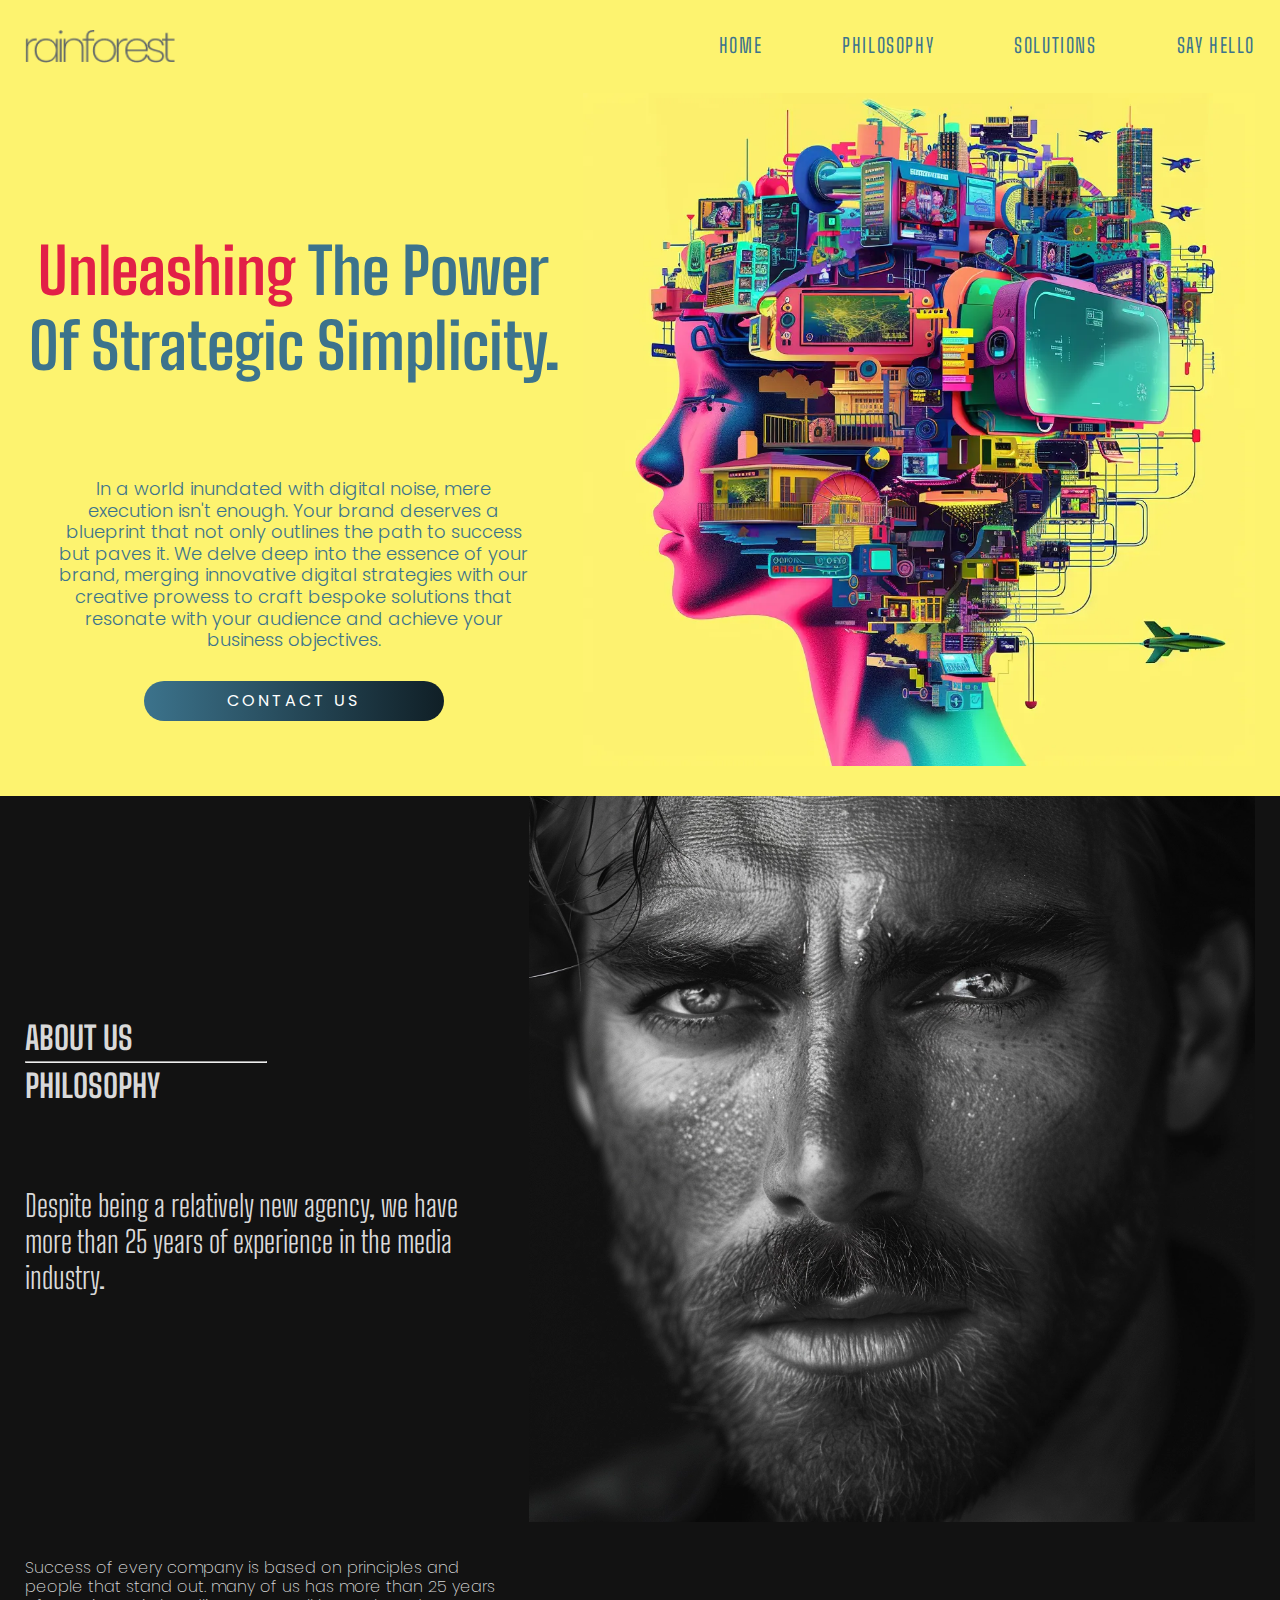
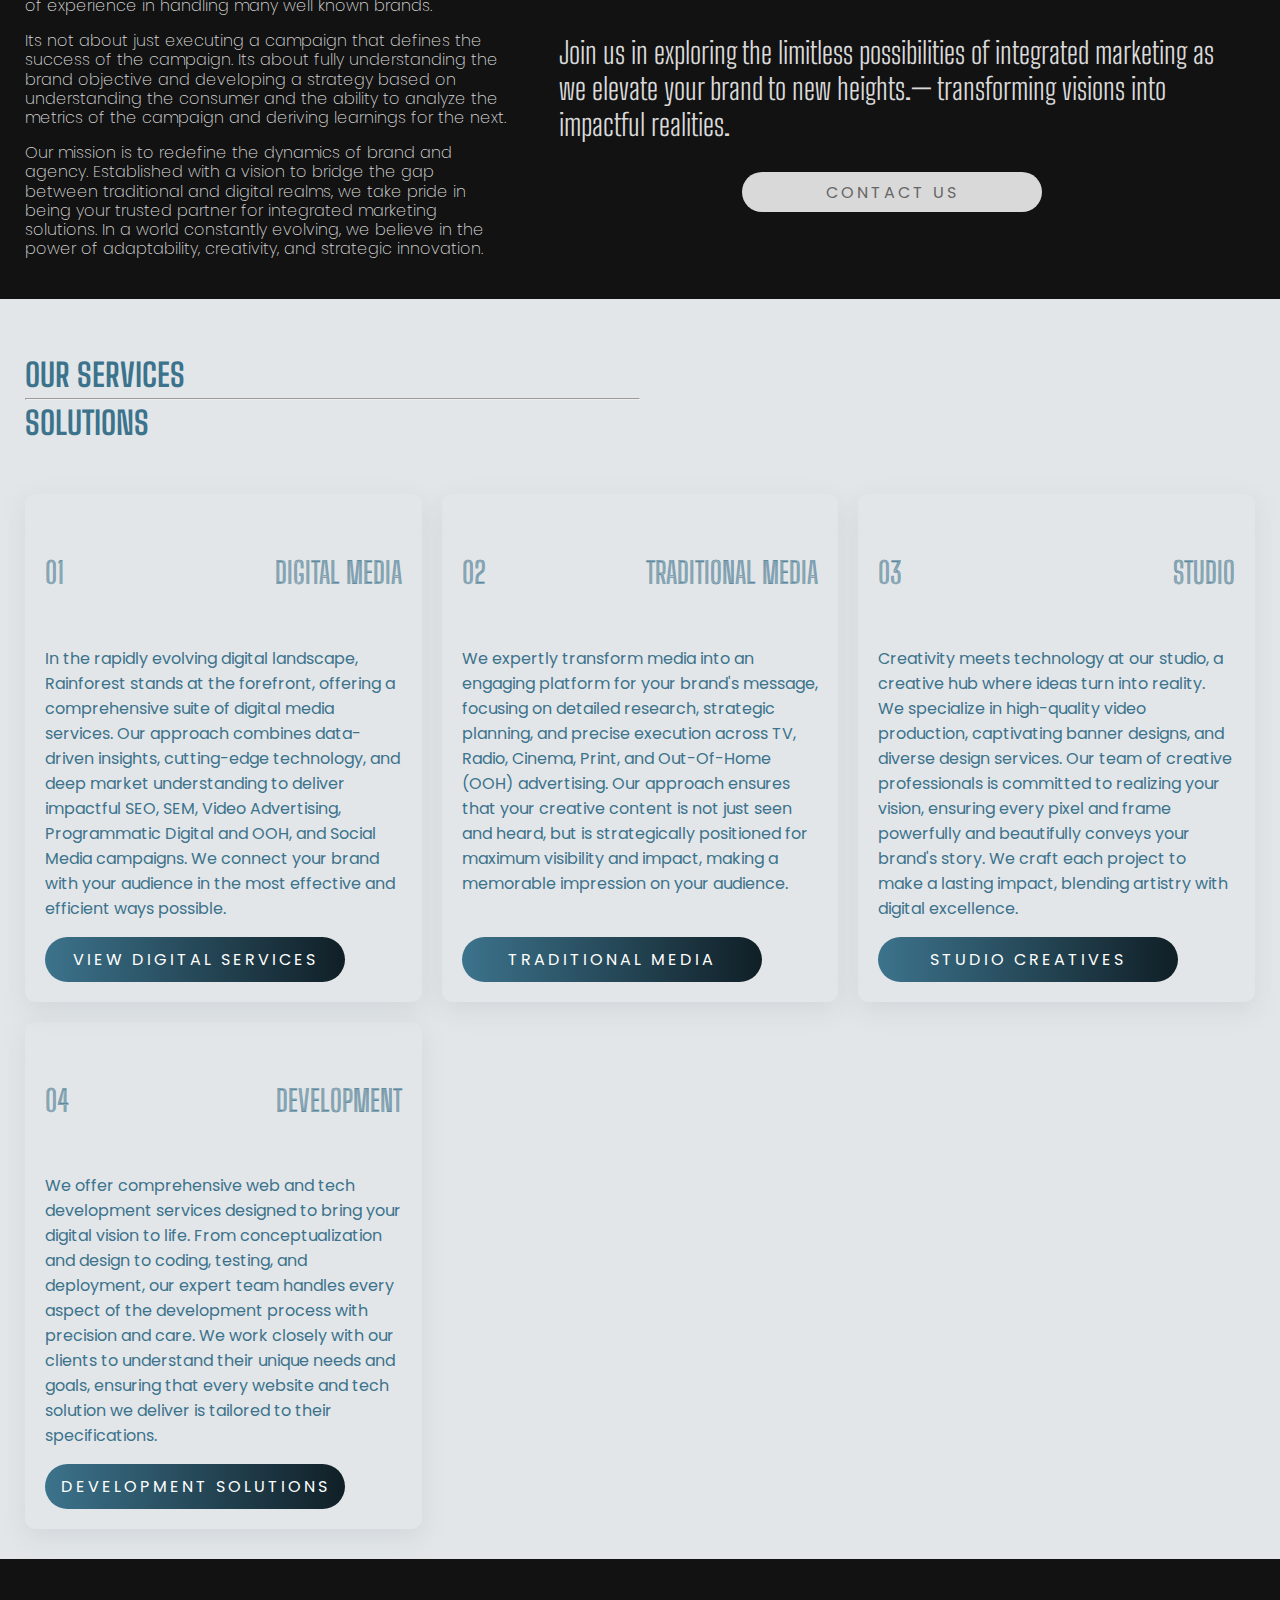
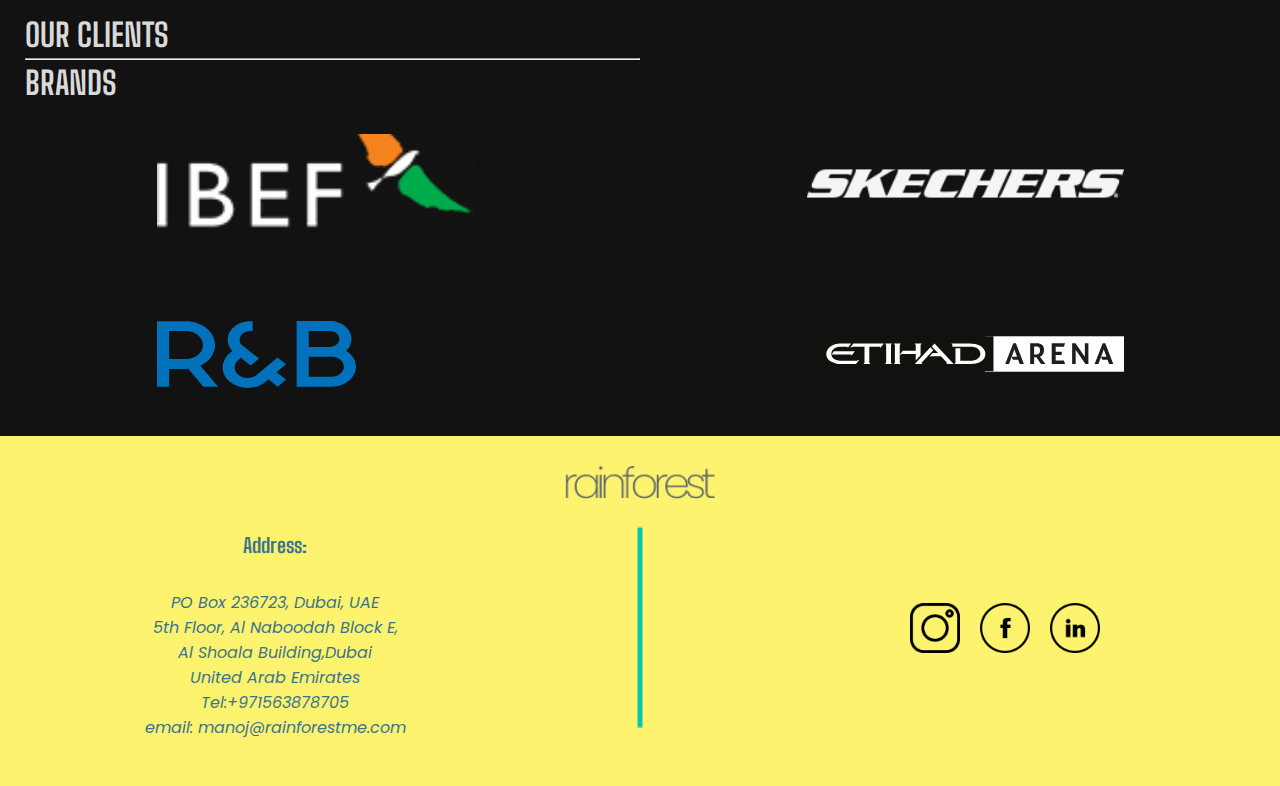
<file: index.html>
<!DOCTYPE html>
<html lang="en">
  <head>
    <meta charset="UTF-8" />
    <meta name="viewport" content="width=device-width, initial-scale=1.0" />
    <meta
      name="description"
      content="Our expert team provides robust vulnerability assessments, penetration testing, and 24/7 security monitoring to protect your systems from cyber threats. We also offer in-depth compliance and risk management solutions to ensure your operations meet regulatory standards and maintain customer trust. Strengthen your defenses and secure your business's future with our advanced cybersecurity consulting and incident response services."
    />
    <title>Rainforest Agency</title>
    <link rel="stylesheet" href="style.css" />
    <script src="app.js" defer></script>
    <link rel="preconnect" href="https://fonts.googleapis.com" />
    <link rel="preconnect" href="https://fonts.gstatic.com" crossorigin />
    <link
      href="https://fonts.googleapis.com/css2?family=Big+Shoulders+Inline+Display:wght@100..900&family=Big+Shoulders+Stencil+Display:wght@100..900&family=Big+Shoulders+Text:wght@100..900&family=Poppins:ital,wght@0,100;0,200;0,300;0,400;0,500;0,600;0,700;0,800;0,900;1,100;1,200;1,300;1,400;1,500;1,600;1,700;1,800;1,900&display=swap"
      rel="stylesheet"
    />
  </head>
  <body>
    <section id="home-page">
      <nav class="header">
        <div class="logo">
          <img src="images/rainforestlogo.png" alt="Rainforest Agency Logo" />
        </div>
        <div class="navigation">
          <ul class="list">
            <li class="active"><a href="#home-page">Home</a></li>
            <li><a href="#about-page">Philosophy</a></li>
            <li><a href="#service-page">Solutions</a></li>
            <li><a href="#contact-page">Say Hello</a></li>
          </ul>
          <div class="action">
            <img class="menu" src="images/menu.png" alt="Menu Icon" />
            <img class="close" src="images/close.png" alt="Close Icon" />
          </div>
        </div>
      </nav>
      <main class="hero">
        <h1>
          <span class="special">unleashing</span> the power of strategic
          simplicity.
        </h1>
        <div class="hero-image">
          <img
            src="images/resized Images/hero/hero@2X.webp"
            alt="digital artistic head image of a person  in dark yellow background"
          />
        </div>
        <div class="hero-content">
          <p>
            In a world inundated with digital noise, mere execution isn't
            enough. Your brand deserves a blueprint that not only outlines the
            path to success but paves it. We delve deep into the essence of your
            brand, merging innovative digital strategies with our creative
            prowess to craft bespoke solutions that resonate with your audience
            and achieve your business objectives.
          </p>
          <a
            href="mailto:manoj@rainforestme.com,arun@rainforestme.com"
            class="btn btn--contact"
            >Contact Us
          </a>
        </div>
      </main>
    </section>
    <section id="about-page">
      <div class="heading">
        <h2 class="subHeading">About Us</h2>
        <hr />
        <h3 class="subHeading1">PHILOSOPHY</h3>
      </div>

      <p class="boldPara paragraph paraOne">
        Despite being a relatively new agency, we have more than 25 years of
        experience in the media industry.
      </p>
      <div class="faceImage">
        <img src="images/profileabout.webp" alt="" />
      </div>
      <div class="left-content">
        <p class="noramlPara paragraph">
          Success of every company is based on principles and people that stand
          out. many of us has more than 25 years of experience in handling many
          well known brands.
        </p>
        <p class="noramlPara paragraph">
          Its not about just executing a campaign that defines the success of
          the campaign. Its about fully understanding the brand objective and
          developing a strategy based on understanding the consumer and the
          ability to analyze the metrics of the campaign and deriving learnings
          for the next.
        </p>
        <p class="noramlPara paragraph">
          Our mission is to redefine the dynamics of brand and agency.
          Established with a vision to bridge the gap between traditional and
          digital realms, we take pride in being your trusted partner for
          integrated marketing solutions. In a world constantly evolving, we
          believe in the power of adaptability, creativity, and strategic
          innovation.
        </p>
      </div>
      <div class="right-para">
        <p class="boldPara paragraph paraTwo">
          Join us in exploring the limitless possibilities of integrated
          marketing as we elevate your brand to new heights.— transforming
          visions into impactful realities.
        </p>
        <a
          href="mailto:manoj@rainforestme.com,arun@rainforestme.com"
          class="btn btn--contact light aboutBtn"
          >Contact Us
        </a>
      </div>
    </section>
    <section id="service-page">
      <div class="heading sheading">
        <h2 class="subHeading">Our Services</h2>
        <hr />
        <h3 class="subHeading1">solutions</h3>
      </div>
      <div class="service digital">
        <h4><span>01</span> <span>Digital Media</span></h4>
        <p>
          In the rapidly evolving digital landscape, Rainforest stands at the
          forefront, offering a comprehensive suite of digital media services.
          Our approach combines data-driven insights, cutting-edge technology,
          and deep market understanding to deliver impactful SEO, SEM, Video
          Advertising, Programmatic Digital and OOH, and Social Media campaigns.
          We connect your brand with your audience in the most effective and
          efficient ways possible.
        </p>
        <a href="digital.html" class="btn btn-service">View Digital Services</a>
      </div>
      <div class="service traditional">
        <h4><span>02</span> <span>Traditional Media</span></h4>
        <p>
          We expertly transform media into an engaging platform for your brand's
          message, focusing on detailed research, strategic planning, and
          precise execution across TV, Radio, Cinema, Print, and Out-Of-Home
          (OOH) advertising. Our approach ensures that your creative content is
          not just seen and heard, but is strategically positioned for maximum
          visibility and impact, making a memorable impression on your audience.
        </p>
        <a href="traditional.html" class="btn btn-service"
          >Traditional Media
        </a>
      </div>
      <div class="service studio">
        <h4><span>03</span> <span>Studio</span></h4>
        <p>
          Creativity meets technology at our studio, a creative hub where ideas
          turn into reality. We specialize in high-quality video production,
          captivating banner designs, and diverse design services. Our team of
          creative professionals is committed to realizing your vision, ensuring
          every pixel and frame powerfully and beautifully conveys your brand's
          story. We craft each project to make a lasting impact, blending
          artistry with digital excellence.
        </p>
        <a href="studio.html" class="btn btn-service">Studio Creatives</a>
      </div>
      <div class="service development">
        <h4><span>04</span> <span>Development</span></h4>
        <p>
          We offer comprehensive web and tech development services designed to
          bring your digital vision to life. From conceptualization and design
          to coding, testing, and deployment, our expert team handles every
          aspect of the development process with precision and care. We work
          closely with our clients to understand their unique needs and goals,
          ensuring that every website and tech solution we deliver is tailored
          to their specifications.
        </p>
        <a href="development.html" class="btn btn-service"
          >Development Solutions</a
        >
      </div>
    </section>
    <section id="client-page">
      <h2 class="subHeading">Our Clients</h2>
      <hr />
      <h3 class="subHeading1">Brands</h3>
      <div class="images">
        <img src="images/IBEF.svg" alt="ibef logo" />
        <img src="images/Skechers.svg" alt="sketchers logo" />
        <img src="images/R&B.svg" alt="R&B logo" />
        <img src="images/E Arena.svg" alt="etihad Arena logo" />
      </div>
    </section>
    <footer id="contact-page" class="footer">
      <div class="logo">
        <img src="images/rainforestlogo.png" alt="Rainforest Agency Logo" />
      </div>
      <section class="contact-details">
        <address>
          <h5>Address:</h5>
          <p>
            PO Box 236723, Dubai, UAE<br />
            5th Floor, Al Naboodah Block E,<br />
            Al Shoala Building,Dubai<br />
            United Arab Emirates<br />
            Tel:+971563878705<br />
            email: manoj@rainforestme.com
          </p>
        </address>
        <hr />
        <div class="social">
          <img src="images/instagram.png" alt="Instagram icon " />
          <img src="images/facebook.png" alt="facebook icon" />
          <img src="images/linkedin.png" alt="linkedIn icon" />
        </div>
      </section>
    </footer>
  </body>
</html>
</file>
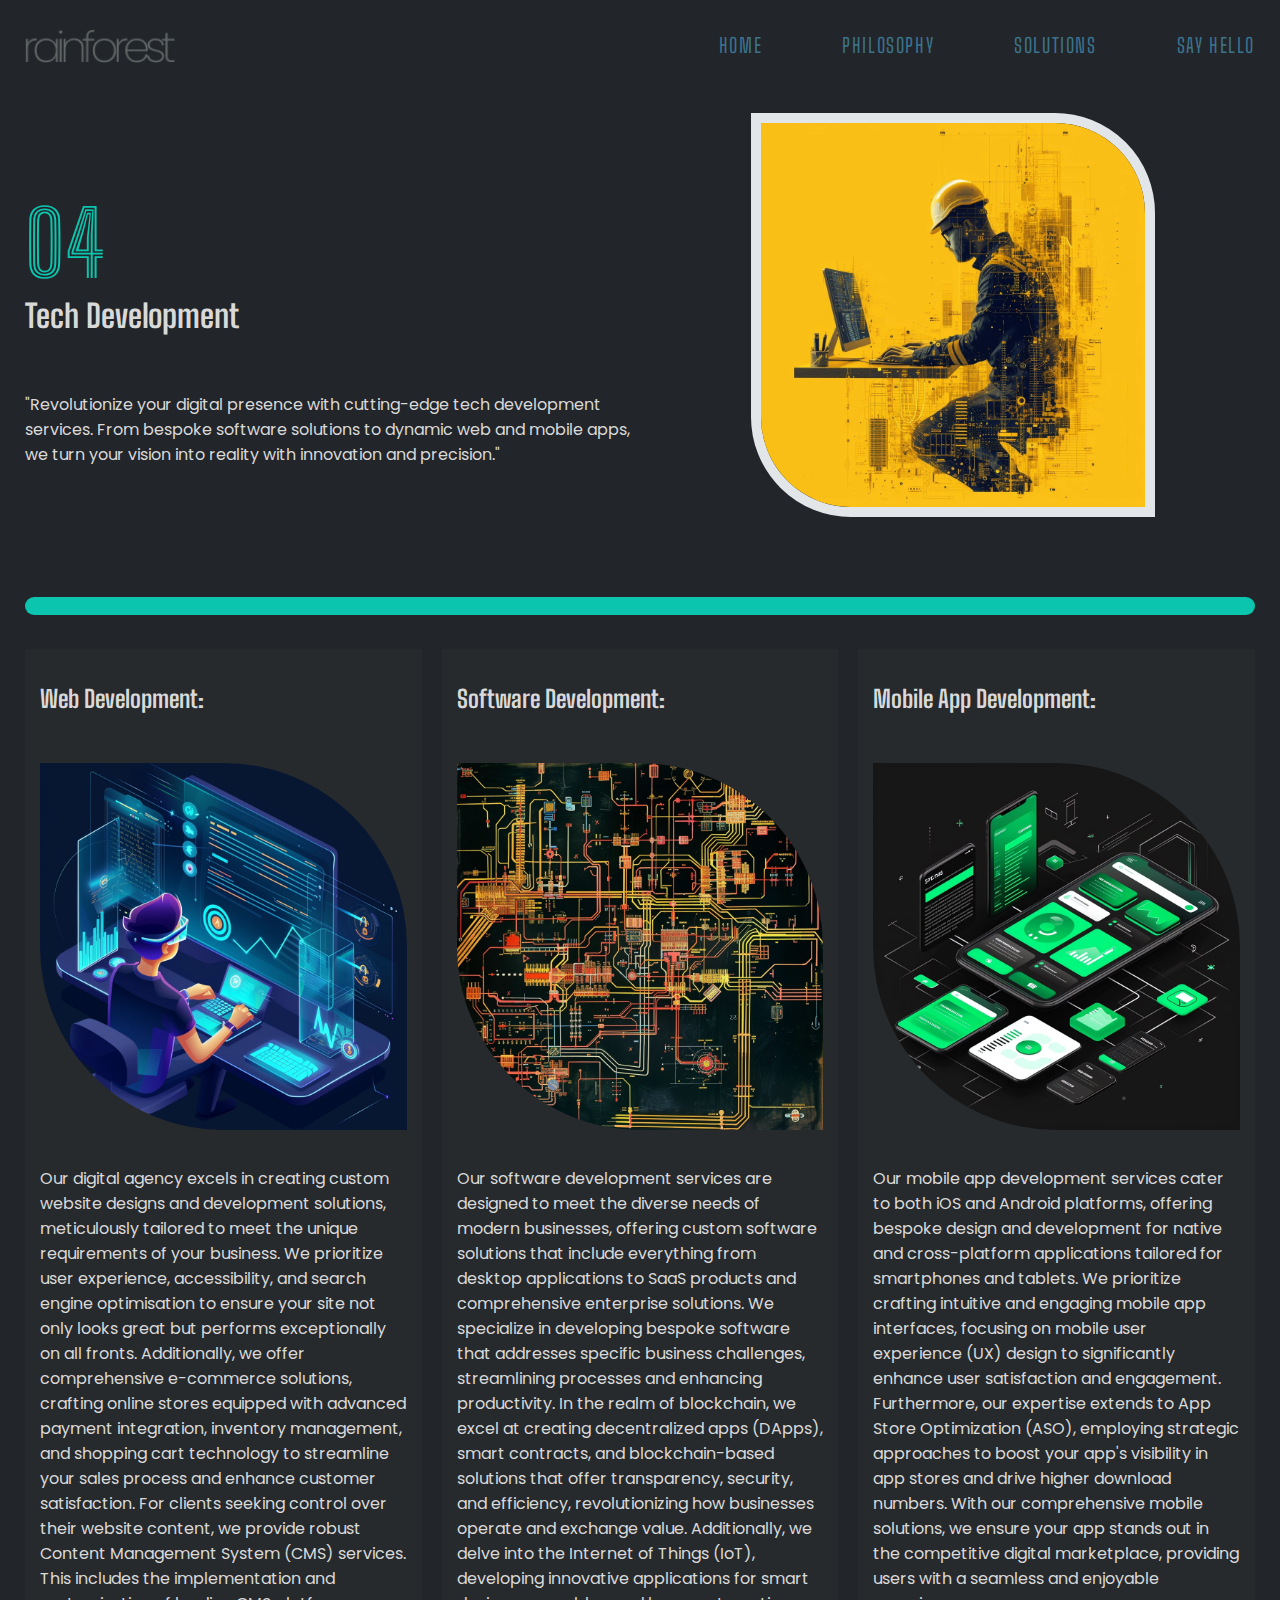
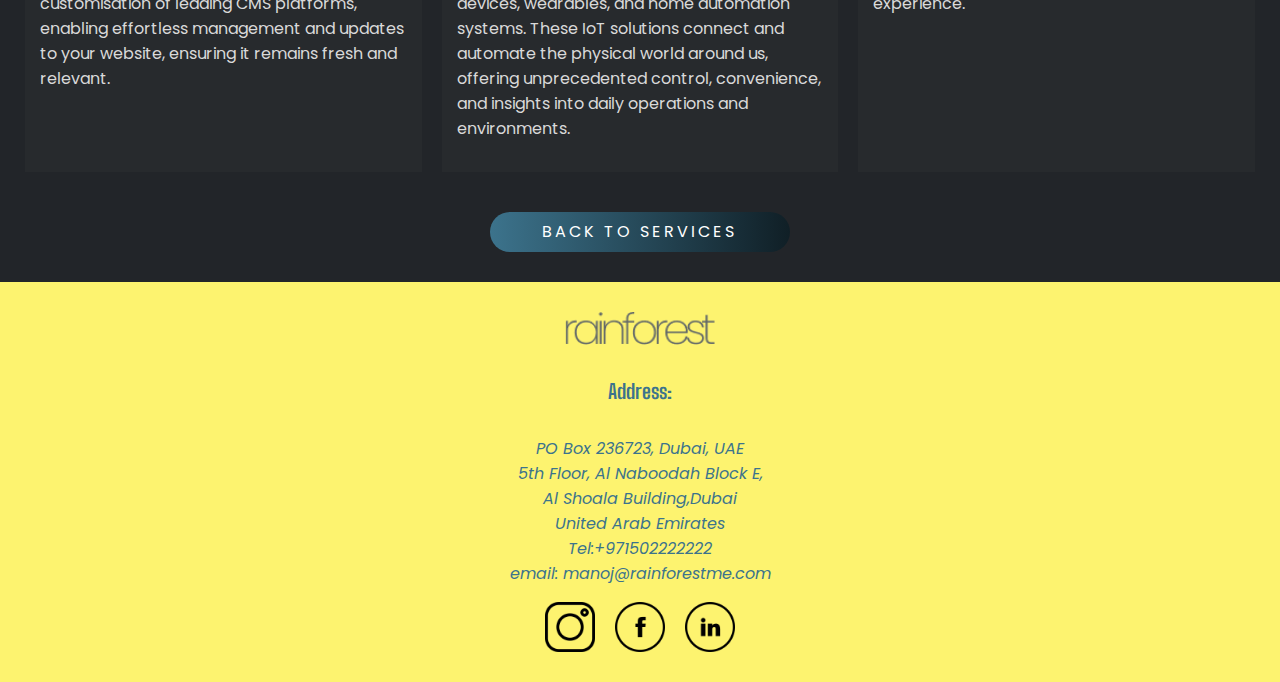
<file: development.html>
<!DOCTYPE html>
<html lang="en">
  <head>
    <meta charset="UTF-8" />
    <meta name="viewport" content="width=device-width, initial-scale=1.0" />
    <meta
      name="description"
      content="Our team excels in web, software, and mobile app development, delivering bespoke solutions that enhance user experience and business functionality. From e-commerce platforms and CMS setups to custom software and IoT applications, we provide comprehensive services designed to boost your digital presence. Trust us to craft innovative solutions that integrate seamlessly with your business needs."
    />
    <title>Rainforest Agency</title>
    <link rel="stylesheet" href="style.css" />
    <script src="app.js" defer></script>
    <link rel="preconnect" href="https://fonts.googleapis.com" />
    <link rel="preconnect" href="https://fonts.gstatic.com" crossorigin />
    <link
      href="https://fonts.googleapis.com/css2?family=Big+Shoulders+Inline+Display:wght@100..900&family=Big+Shoulders+Stencil+Display:wght@100..900&family=Big+Shoulders+Text:wght@100..900&family=Poppins:ital,wght@0,100;0,200;0,300;0,400;0,500;0,600;0,700;0,800;0,900;1,100;1,200;1,300;1,400;1,500;1,600;1,700;1,800;1,900&display=swap"
      rel="stylesheet"
    />
  </head>
  <body>
    <section class="developmentPage">
      <section id="development-page">
        <nav class="header">
          <div class="logo">
            <img src="images/rainforestlogo.png" alt="Rainforest Agency Logo" />
          </div>
          <div class="navigation">
            <ul class="list">
              <li class="active"><a href="index.html#home-page">Home</a></li>
              <li><a href="index.html#about-page">Philosophy</a></li>
              <li><a href="index.html#service-page">Solutions</a></li>
              <li><a href="index.html#contact-page">Say Hello</a></li>
            </ul>
            <div class="action">
              <img class="menu" src="images/menu.png" alt="Menu Icon" />
              <img class="close" src="images/close.png" alt="Close Icon" />
            </div>
          </div>
        </nav>
        <section id="development">
          <section class="intro">
            <h1>
              <span class="num">04</span>
              <span class="main-h1">Tech Development</span>
            </h1>
            <p class="para">
              "Revolutionize your digital presence with cutting-edge tech
              development services. From bespoke software solutions to dynamic
              web and mobile apps, we turn your vision into reality with
              innovation and precision."
            </p>
            <div class="development-img service-img">
              <img
                src="images/development.webp"
                alt="a person working on a computerfor decoration"
              />
            </div>
          </section>
          <hr />
          <section class="contents">
            <article class="content">
              <div class="page-subHeading">
                <h2>Web Development:</h2>
                <img
                  src="images/webdevelopment.webp"
                  alt="2D design where the person is working on multiple computers"
                />
              </div>
              <div class="page-description">
                <p>
                  Our digital agency excels in creating custom website designs
                  and development solutions, meticulously tailored to meet the
                  unique requirements of your business. We prioritize user
                  experience, accessibility, and search engine optimisation to
                  ensure your site not only looks great but performs
                  exceptionally on all fronts. Additionally, we offer
                  comprehensive e-commerce solutions, crafting online stores
                  equipped with advanced payment integration, inventory
                  management, and shopping cart technology to streamline your
                  sales process and enhance customer satisfaction. For clients
                  seeking control over their website content, we provide robust
                  Content Management System (CMS) services. This includes the
                  implementation and customisation of leading CMS platforms,
                  enabling effortless management and updates to your website,
                  ensuring it remains fresh and relevant.
                </p>
              </div>
            </article>
            <article class="content">
              <div class="page-subHeading">
                <h2>Software Development:</h2>
                <img
                  src="images/tech.webp"
                  alt="2D design on a complicated circuit board connections"
                />
              </div>
              <div class="page-description">
                <p>
                  Our software development services are designed to meet the
                  diverse needs of modern businesses, offering custom software
                  solutions that include everything from desktop applications to
                  SaaS products and comprehensive enterprise solutions. We
                  specialize in developing bespoke software that addresses
                  specific business challenges, streamlining processes and
                  enhancing productivity. In the realm of blockchain, we excel
                  at creating decentralized apps (DApps), smart contracts, and
                  blockchain-based solutions that offer transparency, security,
                  and efficiency, revolutionizing how businesses operate and
                  exchange value. Additionally, we delve into the Internet of
                  Things (IoT), developing innovative applications for smart
                  devices, wearables, and home automation systems. These IoT
                  solutions connect and automate the physical world around us,
                  offering unprecedented control, convenience, and insights into
                  daily operations and environments.
                </p>
              </div>
            </article>
            <article class="content">
              <div class="page-subHeading">
                <h2>Mobile App Development:</h2>
                <img
                  src="images/app development.webp"
                  alt="multiple app screens"
                />
              </div>
              <div class="page-description">
                <p>
                  Our mobile app development services cater to both iOS and
                  Android platforms, offering bespoke design and development for
                  native and cross-platform applications tailored for
                  smartphones and tablets. We prioritize crafting intuitive and
                  engaging mobile app interfaces, focusing on mobile user
                  experience (UX) design to significantly enhance user
                  satisfaction and engagement. Furthermore, our expertise
                  extends to App Store Optimization (ASO), employing strategic
                  approaches to boost your app's visibility in app stores and
                  drive higher download numbers. With our comprehensive mobile
                  solutions, we ensure your app stands out in the competitive
                  digital marketplace, providing users with a seamless and
                  enjoyable experience.
                </p>
              </div>
            </article>
            <a href="index.html#service-page" class="btn btn-back"
              >Back to Services</a
            >
          </section>
        </section>
      </section>
    </section>
    <footer id="contact-page" class="footer">
      <div class="logo">
        <img src="images/rainforestlogo.png" alt="Rainforest Agency Logo" />
      </div>
      <address>
        <h5>Address:</h5>
        <p>
          PO Box 236723, Dubai, UAE<br />
          5th Floor, Al Naboodah Block E,<br />
          Al Shoala Building,Dubai<br />
          United Arab Emirates<br />
          Tel:+971502222222<br />
          email: manoj@rainforestme.com
        </p>
      </address>
      <div class="social">
        <img src="images/instagram.png" alt="Instagram icon " />
        <img src="images/facebook.png" alt="facebook icon" />
        <img src="images/linkedin.png" alt="linkedIn icon" />
      </div>
    </footer>
  </body>
</html>
</file>
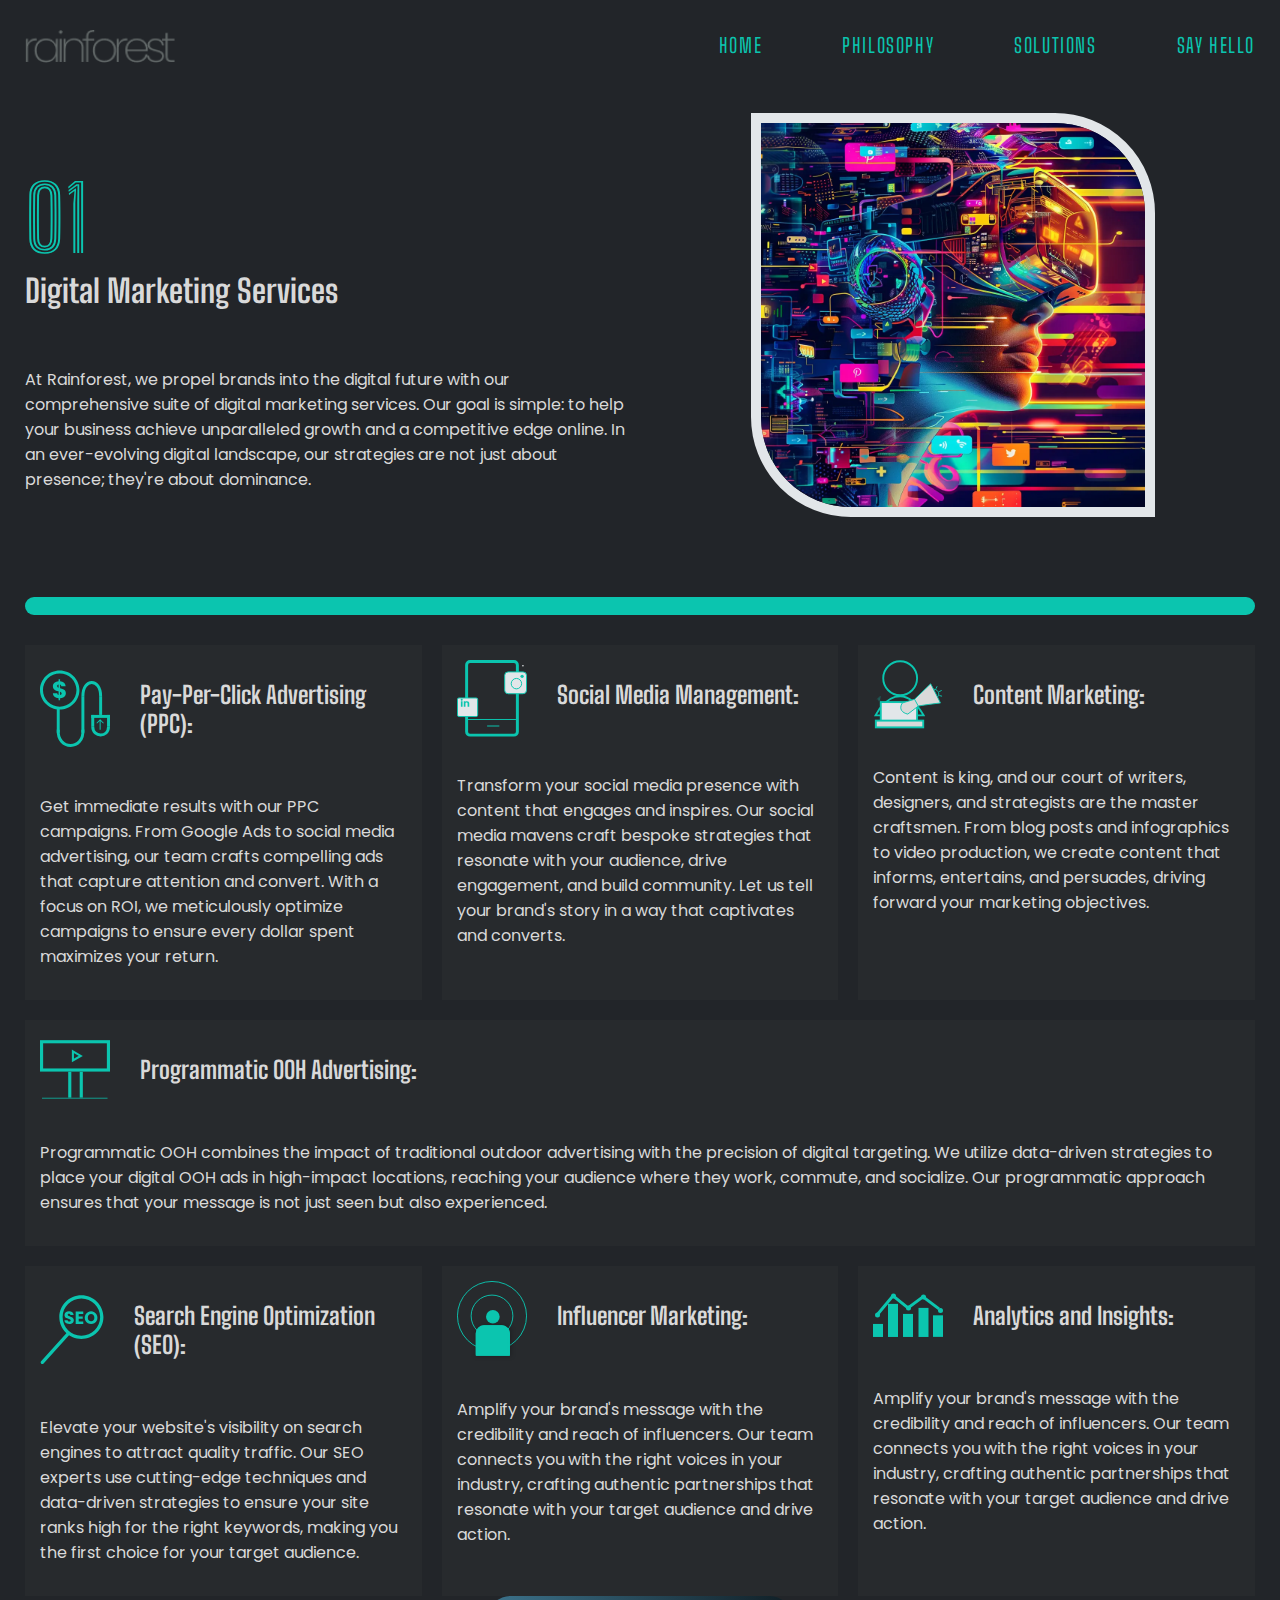
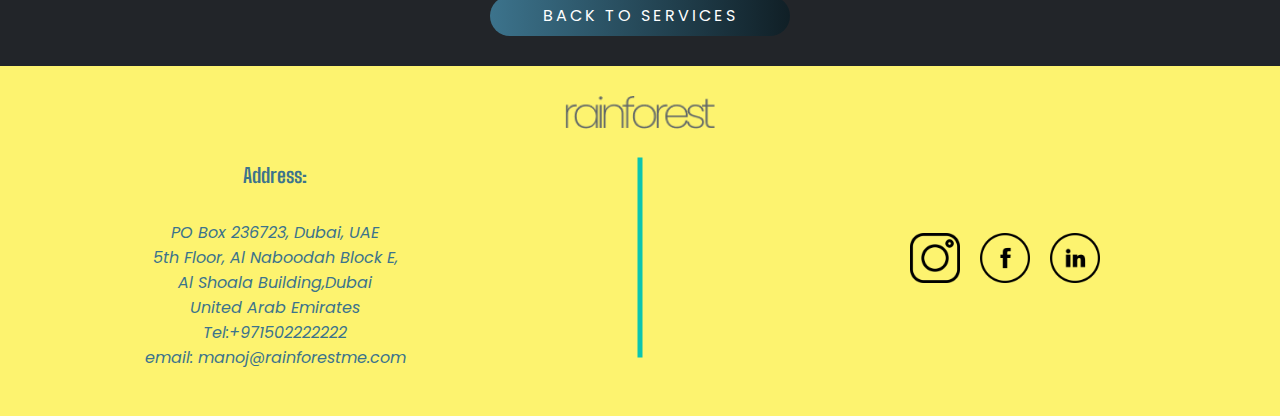
<file: digital.html>
<!DOCTYPE html>
<html lang="en">
  <head>
    <meta charset="UTF-8" />
    <meta name="viewport" content="width=device-width, initial-scale=1.0" />
    <meta
      name="description"
      content="Discover Rainforest Agency's diverse digital marketing services, designed to catapult your brand to the forefront of the digital space. Our services include advanced SEO, dynamic PPC campaigns, strategic social media management, and compelling content marketing. We also offer innovative influencer marketing and programmatic OOH advertising to maximize your reach and impact. Let our expertise drive your online presence and ensure your brand stands out in a competitive market."
    />
    <title>Rainforest Agency</title>
    <link rel="stylesheet" href="style.css" />
    <script src="app.js" defer></script>
    <link rel="preconnect" href="https://fonts.googleapis.com" />
    <link rel="preconnect" href="https://fonts.gstatic.com" crossorigin />
    <link
      href="https://fonts.googleapis.com/css2?family=Big+Shoulders+Inline+Display:wght@100..900&family=Big+Shoulders+Stencil+Display:wght@100..900&family=Big+Shoulders+Text:wght@100..900&family=Poppins:ital,wght@0,100;0,200;0,300;0,400;0,500;0,600;0,700;0,800;0,900;1,100;1,200;1,300;1,400;1,500;1,600;1,700;1,800;1,900&display=swap"
      rel="stylesheet"
    />
  </head>
  <body>
    <section class="digitalPage">
      <nav class="header page-header">
        <div class="logo">
          <img src="images/rainforestlogo.png" alt="Rainforest Agency Logo" />
        </div>
        <div class="navigation">
          <ul class="list">
            <li class="active"><a href="index.html#home-page">Home</a></li>
            <li><a href="index.html#about-page">Philosophy</a></li>
            <li><a href="index.html#service-page">Solutions</a></li>
            <li><a href="index.html#contact-page">Say Hello</a></li>
          </ul>
          <div class="action">
            <img class="menu" src="images/menu.png" alt="Menu Icon" />
            <img class="close" src="images/close.png" alt="Close Icon" />
          </div>
        </div>
      </nav>
      <section id="digital">
        <section class="intro">
          <h1>
            <span class="num">01</span>
            <span class="main-h1">Digital Marketing Services</span>
          </h1>
          <p class="para">
            At Rainforest, we propel brands into the digital future with our
            comprehensive suite of digital marketing services. Our goal is
            simple: to help your business achieve unparalleled growth and a
            competitive edge online. In an ever-evolving digital landscape, our
            strategies are not just about presence; they're about dominance.
          </p>
          <div class="digi-img service-img">
            <img
              src="images/resized Images/Digital/digital-main@2X.webp"
              alt="digital media image for decoration"
            />
          </div>
        </section>
        <hr />
        <section class="contents digital-contents">
          <article class="content">
            <div class="page-subHeading">
              <img src="images/PPCIcon.svg" alt="PPC Icon" />
              <h2>Pay-Per-Click Advertising (PPC):</h2>
            </div>
            <div class="page-description">
              <p>
                Get immediate results with our PPC campaigns. From Google Ads to
                social media advertising, our team crafts compelling ads that
                capture attention and convert. With a focus on ROI, we
                meticulously optimize campaigns to ensure every dollar spent
                maximizes your return.
              </p>
            </div>
          </article>
          <article class="content">
            <div class="page-subHeading">
              <img src="images/SMICON.svg" alt="Social Media Icon" />
              <h2>Social Media Management:</h2>
            </div>
            <div class="page-description">
              <p>
                Transform your social media presence with content that engages
                and inspires. Our social media mavens craft bespoke strategies
                that resonate with your audience, drive engagement, and build
                community. Let us tell your brand's story in a way that
                captivates and converts.
              </p>
            </div>
          </article>
          <article class="content">
            <div class="page-subHeading">
              <img src="images/content icon.svg" alt="content Icon" />
              <h2>Content Marketing:</h2>
            </div>
            <div class="page-description">
              <p>
                Content is king, and our court of writers, designers, and
                strategists are the master craftsmen. From blog posts and
                infographics to video production, we create content that
                informs, entertains, and persuades, driving forward your
                marketing objectives.
              </p>
            </div>
          </article>
          <article class="content">
            <div class="page-subHeading">
              <img src="images/SEOIcon.svg" alt="SEO Icon" />
              <h2>Search Engine Optimization (SEO):</h2>
            </div>
            <div class="page-description">
              <p>
                Elevate your website's visibility on search engines to attract
                quality traffic. Our SEO experts use cutting-edge techniques and
                data-driven strategies to ensure your site ranks high for the
                right keywords, making you the first choice for your target
                audience.
              </p>
            </div>
          </article>
          <article class="content">
            <div class="page-subHeading">
              <img src="images/Influencer Icon.svg" alt="influencer Icon" />
              <h2>Influencer Marketing:</h2>
            </div>
            <div class="page-description">
              <p>
                Amplify your brand's message with the credibility and reach of
                influencers. Our team connects you with the right voices in your
                industry, crafting authentic partnerships that resonate with
                your target audience and drive action.
              </p>
            </div>
          </article>
          <article class="content pooh">
            <div class="page-subHeading">
              <img
                src="images/Prograamtic OOH Icons.svg"
                alt="Programmatic OOH Icon"
              />
              <h2>Programmatic OOH Advertising:</h2>
            </div>
            <div class="page-description">
              <p>
                Programmatic OOH combines the impact of traditional outdoor
                advertising with the precision of digital targeting. We utilize
                data-driven strategies to place your digital OOH ads in
                high-impact locations, reaching your audience where they work,
                commute, and socialize. Our programmatic approach ensures that
                your message is not just seen but also experienced.
              </p>
            </div>
          </article>
          <article class="content analytics">
            <div class="page-subHeading">
              <img
                src="images/Analytics Icon.svg"
                alt="Data & Analytics Icon"
              />
              <h2>Analytics and Insights:</h2>
            </div>
            <div class="page-description">
              <p>
                Amplify your brand's message with the credibility and reach of
                influencers. Our team connects you with the right voices in your
                industry, crafting authentic partnerships that resonate with
                your target audience and drive action.
              </p>
            </div>
          </article>
        </section>
        <a href="index.html#service-page" class="btn btn-back"
          >Back to Services</a
        >
      </section>
    </section>

    <footer id="contact-page" class="footer">
      <div class="logo">
        <img src="images/rainforestlogo.png" alt="Rainforest Agency Logo" />
      </div>
      <section class="contact-details">
        <address>
          <h5>Address:</h5>
          <p>
            PO Box 236723, Dubai, UAE<br />
            5th Floor, Al Naboodah Block E,<br />
            Al Shoala Building,Dubai<br />
            United Arab Emirates<br />
            Tel:+971502222222<br />
            email: manoj@rainforestme.com
          </p>
        </address>
        <hr />
        <div class="social">
          <img src="images/instagram.png" alt="Instagram icon " />
          <img src="images/facebook.png" alt="facebook icon" />
          <img src="images/linkedin.png" alt="linkedIn icon" />
        </div>
      </section>
    </footer>
  </body>
</html>
</file>
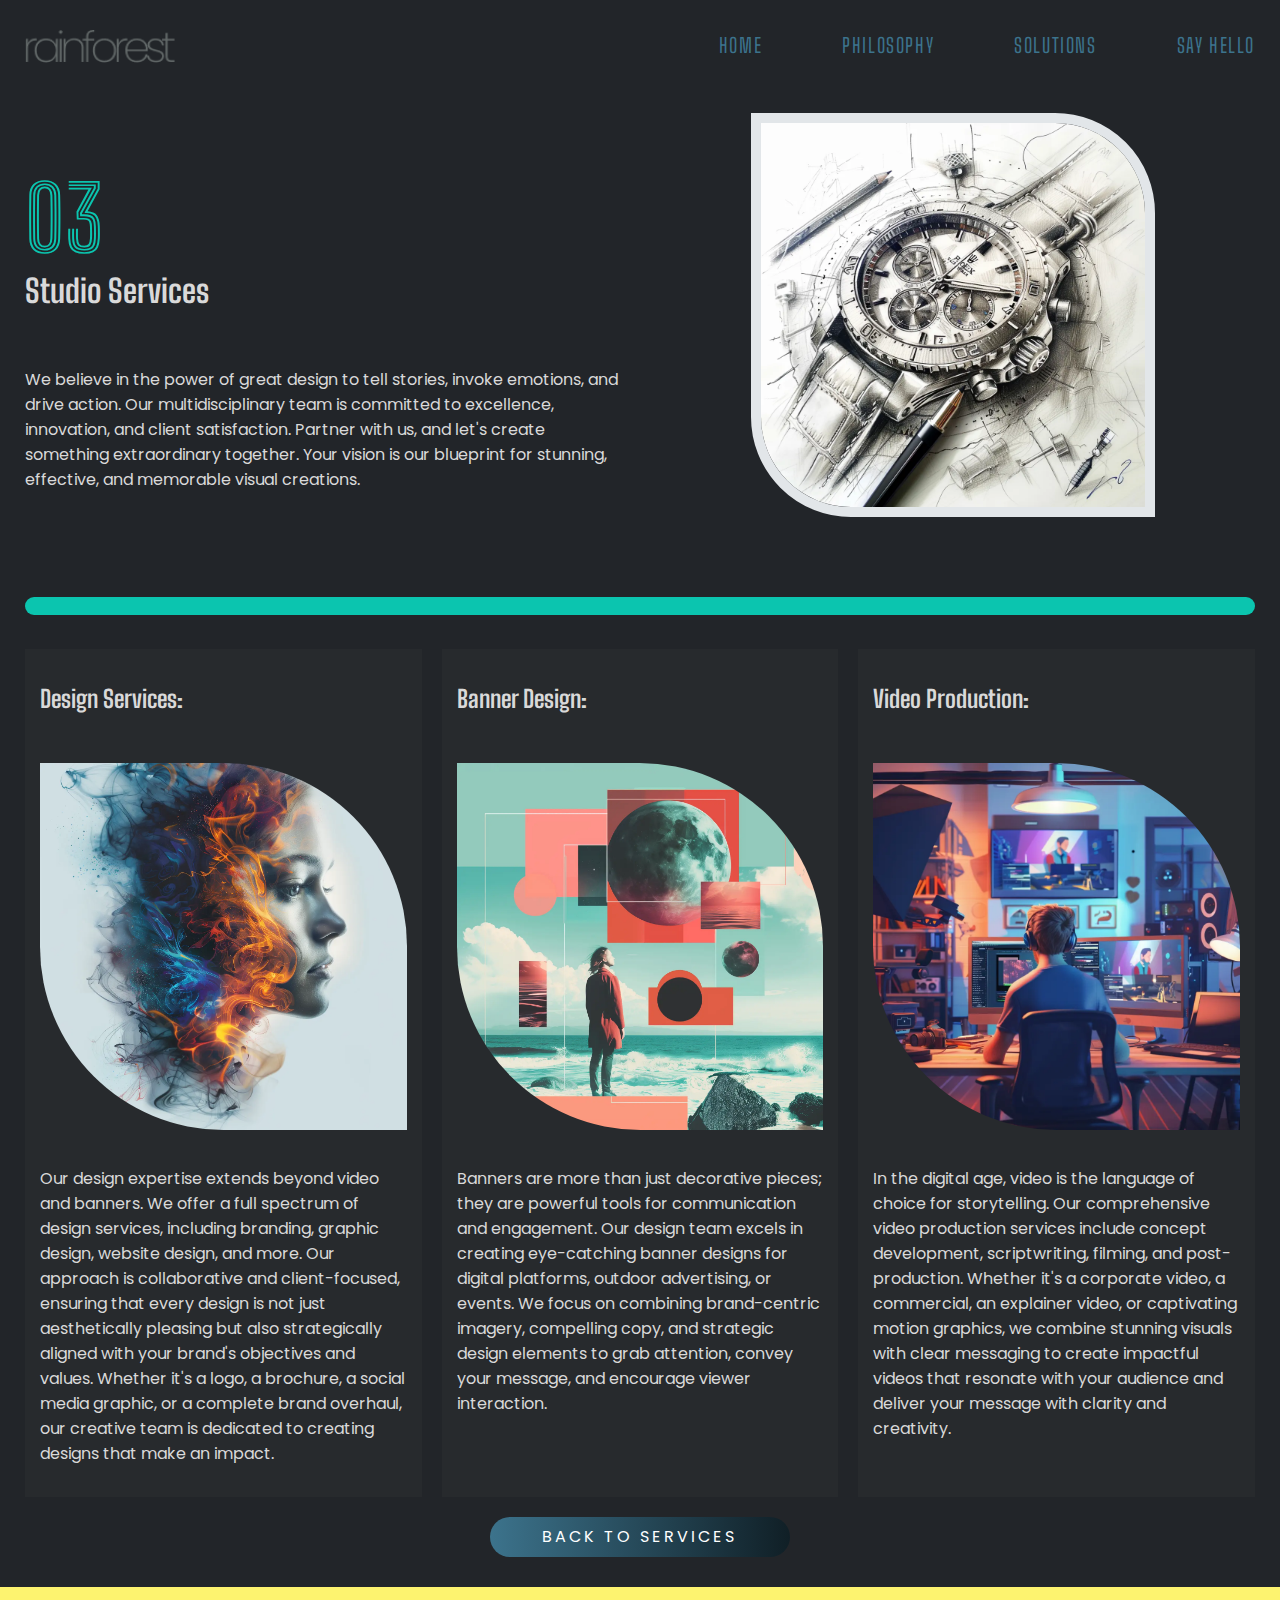
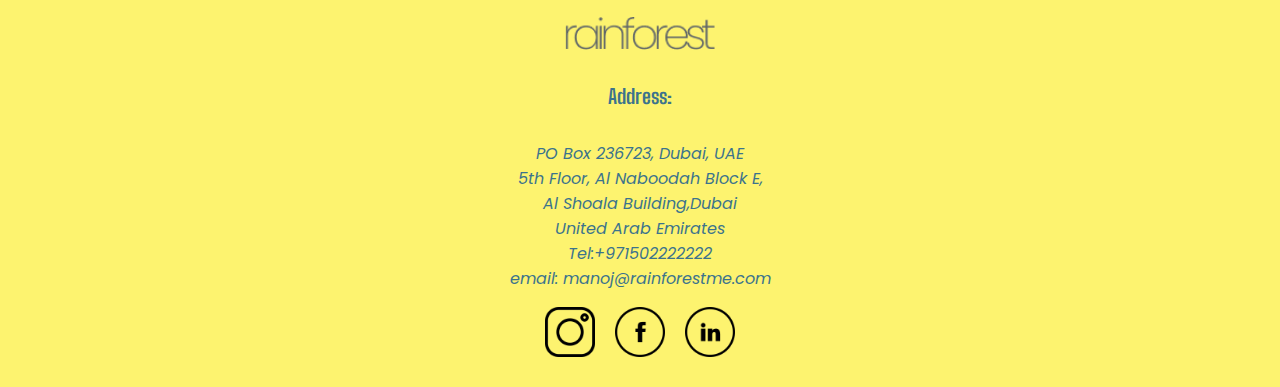
<file: studio.html>
<!DOCTYPE html>
<html lang="en">
  <head>
    <meta charset="UTF-8" />
    <meta name="viewport" content="width=device-width, initial-scale=1.0" />
    <meta
      name="description"
      content="Unleash the power of exceptional design with Rainforest Agency's Studio Services. Specializing in branding, graphic design, website design, banner creation, and professional video production, our studio transforms your vision into visually stunning and strategically impactful designs. From crafting engaging banners to producing compelling videos, our expert team ensures every project is a masterpiece tailored to enhance your brand's presence and connect with your audience effectively."
    />
    <title>Rainforest Agency</title>
    <link rel="stylesheet" href="style.css" />
    <script src="app.js" defer></script>
    <link rel="preconnect" href="https://fonts.googleapis.com" />
    <link rel="preconnect" href="https://fonts.gstatic.com" crossorigin />
    <link
      href="https://fonts.googleapis.com/css2?family=Big+Shoulders+Inline+Display:wght@100..900&family=Big+Shoulders+Stencil+Display:wght@100..900&family=Big+Shoulders+Text:wght@100..900&family=Poppins:ital,wght@0,100;0,200;0,300;0,400;0,500;0,600;0,700;0,800;0,900;1,100;1,200;1,300;1,400;1,500;1,600;1,700;1,800;1,900&display=swap"
      rel="stylesheet"
    />
  </head>
  <body>
    <section class="studioPage">
      <section id="studio-page">
        <nav class="header">
          <div class="logo">
            <img src="images/rainforestlogo.png" alt="Rainforest Agency Logo" />
          </div>
          <div class="navigation">
            <ul class="list">
              <li class="active"><a href="index.html#home-page">Home</a></li>
              <li><a href="index.html#about-page">Philosophy</a></li>
              <li><a href="index.html#service-page">Solutions</a></li>
              <li><a href="index.html#contact-page">Say Hello</a></li>
            </ul>
            <div class="action">
              <img class="menu" src="images/menu.png" alt="Menu Icon" />
              <img class="close" src="images/close.png" alt="Close Icon" />
            </div>
          </div>
        </nav>
        <section id="studio">
          <section class="intro">
            <h1>
              <span class="num">03</span>
              <span class="main-h1">Studio Services</span>
            </h1>
            <p class="para">
              We believe in the power of great design to tell stories, invoke
              emotions, and drive action. Our multidisciplinary team is
              committed to excellence, innovation, and client satisfaction.
              Partner with us, and let's create something extraordinary
              together. Your vision is our blueprint for stunning, effective,
              and memorable visual creations.
            </p>
            <div class="studio-img service-img">
              <img
                src="images/resized Images/Studio/design-main@2X.webp"
                alt="sketch of a watch for decoration"
              />
            </div>
          </section>
          <hr />
          <section class="contents">
            <article class="content">
              <div class="page-subHeading">
                <h2>Design Services:</h2>
                <img
                  src="images/resized Images/Studio/designservices@2X.webp"
                  alt="design Icon"
                />
              </div>
              <div class="page-description">
                <p>
                  Our design expertise extends beyond video and banners. We
                  offer a full spectrum of design services, including branding,
                  graphic design, website design, and more. Our approach is
                  collaborative and client-focused, ensuring that every design
                  is not just aesthetically pleasing but also strategically
                  aligned with your brand's objectives and values. Whether it's
                  a logo, a brochure, a social media graphic, or a complete
                  brand overhaul, our creative team is dedicated to creating
                  designs that make an impact.
                </p>
              </div>
            </article>
            <article class="content">
              <div class="page-subHeading">
                <h2>Banner Design:</h2>
                <img
                  src="images/resized Images/Studio/Studio-Banner@2X.webp"
                  alt="design Icon"
                />
              </div>
              <div class="page-description">
                <p>
                  Banners are more than just decorative pieces; they are
                  powerful tools for communication and engagement. Our design
                  team excels in creating eye-catching banner designs for
                  digital platforms, outdoor advertising, or events. We focus on
                  combining brand-centric imagery, compelling copy, and
                  strategic design elements to grab attention, convey your
                  message, and encourage viewer interaction.
                </p>
              </div>
            </article>
            <article class="content video">
              <div class="page-subHeading">
                <h2>Video Production:</h2>
                <img
                  src="images/resized Images/Studio/video-Production@2X.webp"
                  alt="design image showing a person sitting on a computer and video editing"
                />
              </div>
              <div class="page-description">
                <p>
                  In the digital age, video is the language of choice for
                  storytelling. Our comprehensive video production services
                  include concept development, scriptwriting, filming, and
                  post-production. Whether it's a corporate video, a commercial,
                  an explainer video, or captivating motion graphics, we combine
                  stunning visuals with clear messaging to create impactful
                  videos that resonate with your audience and deliver your
                  message with clarity and creativity.
                </p>
              </div>
            </article>
            <a href="index.html#service-page" class="btn btn-back"
              >Back to Services</a
            >
          </section>
        </section>
      </section>
    </section>
    <footer id="contact-page" class="footer">
      <div class="logo">
        <img src="images/rainforestlogo.png" alt="Rainforest Agency Logo" />
      </div>
      <address>
        <h5>Address:</h5>
        <p>
          PO Box 236723, Dubai, UAE<br />
          5th Floor, Al Naboodah Block E,<br />
          Al Shoala Building,Dubai<br />
          United Arab Emirates<br />
          Tel:+971502222222<br />
          email: manoj@rainforestme.com
        </p>
      </address>
      <div class="social">
        <img src="images/instagram.png" alt="Instagram icon " />
        <img src="images/facebook.png" alt="facebook icon" />
        <img src="images/linkedin.png" alt="linkedIn icon" />
      </div>
    </footer>
  </body>
</html>
</file>
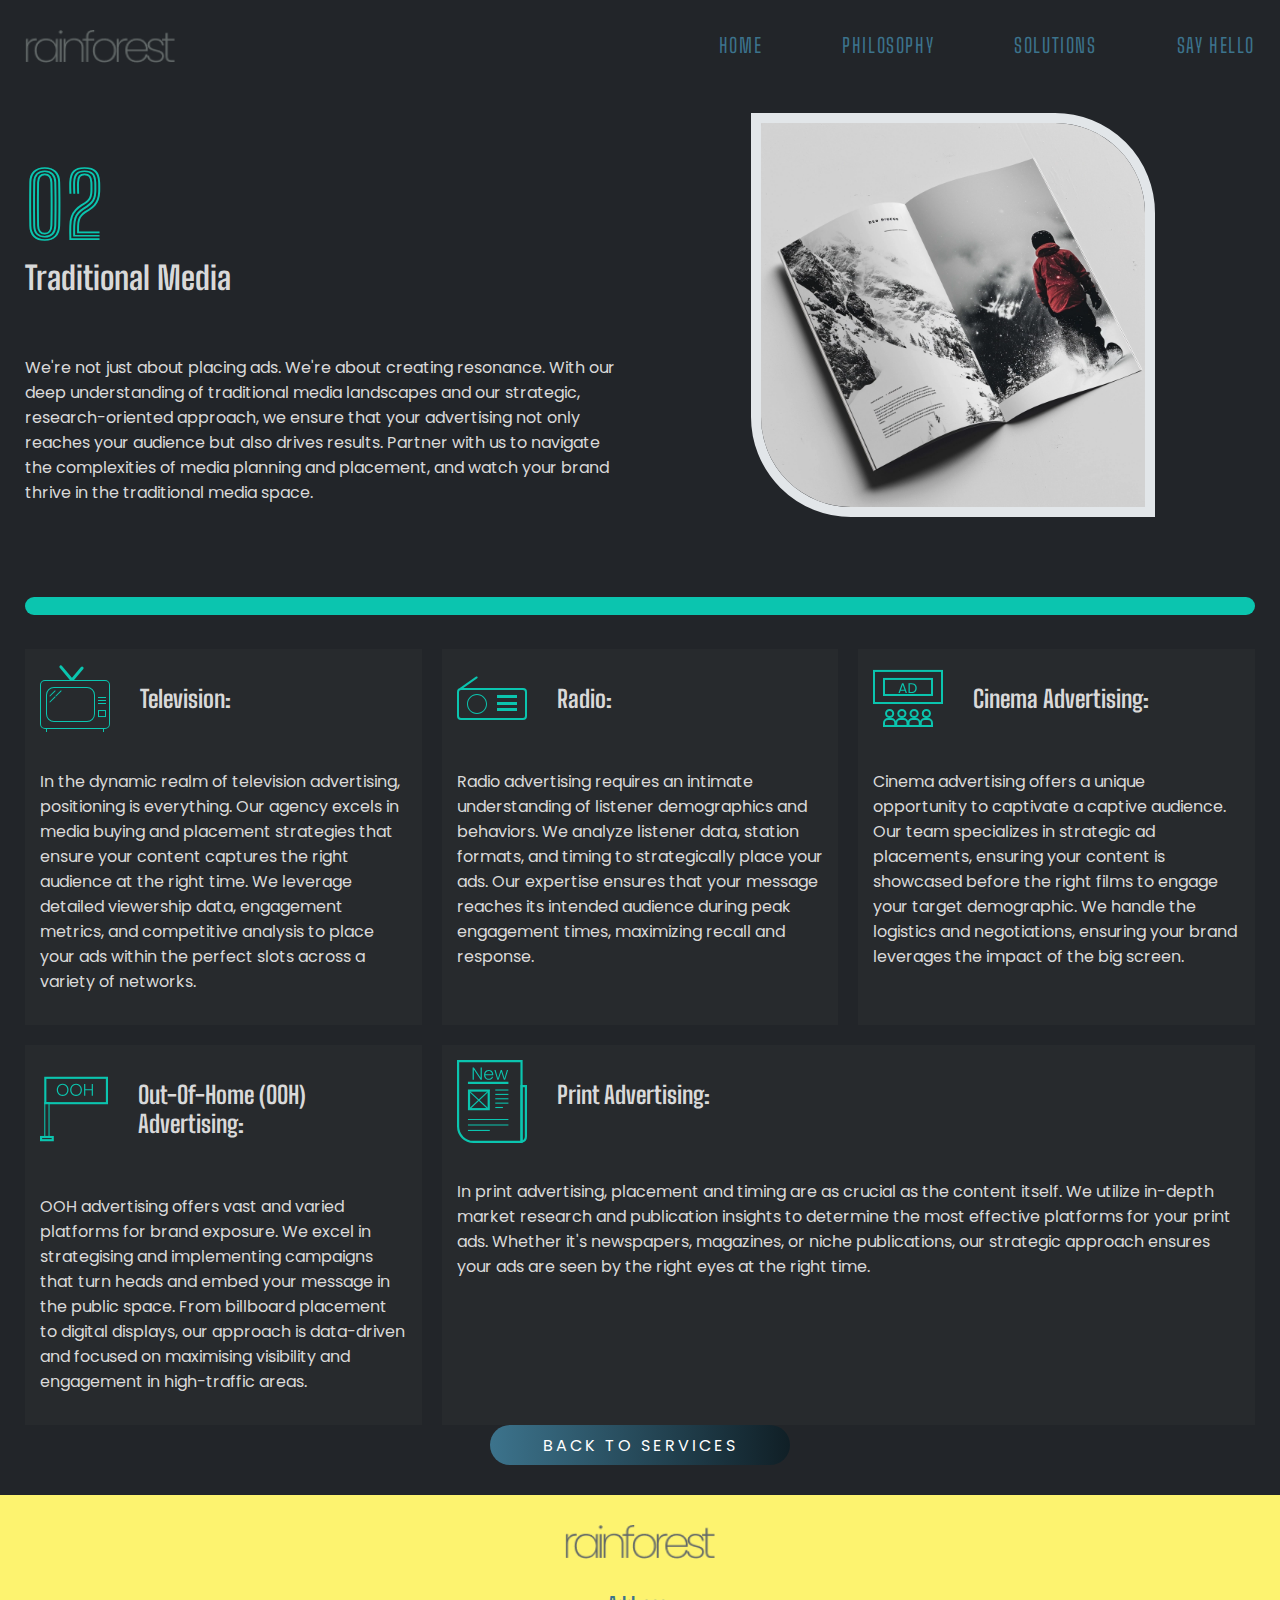
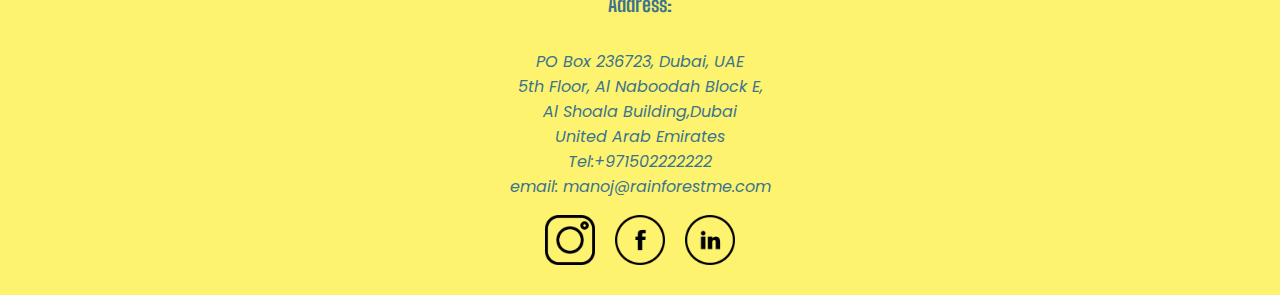
<file: traditional.html>
<!DOCTYPE html>
<html lang="en">
  <head>
    <meta charset="UTF-8" />
    <meta name="viewport" content="width=device-width, initial-scale=1.0" />
    <meta
      name="description"
      content="Explore Rainforest Agency's comprehensive traditional media services. From TV and radio ads to cinema and out-of-home advertising, our agency excels in media planning, buying, and strategic placement to maximize brand exposure and impact. We leverage detailed market research and insights to ensure your message resonates with your target audience across various platforms, including print media. Partner with us to see how our experienced approach can turn traditional media channels into powerful tools for your brand growth."
    />
    <title>Rainforest Agency</title>
    <link rel="stylesheet" href="style.css" />
    <script src="app.js" defer></script>
    <link rel="preconnect" href="https://fonts.googleapis.com" />
    <link rel="preconnect" href="https://fonts.gstatic.com" crossorigin />
    <link
      href="https://fonts.googleapis.com/css2?family=Big+Shoulders+Inline+Display:wght@100..900&family=Big+Shoulders+Stencil+Display:wght@100..900&family=Big+Shoulders+Text:wght@100..900&family=Poppins:ital,wght@0,100;0,200;0,300;0,400;0,500;0,600;0,700;0,800;0,900;1,100;1,200;1,300;1,400;1,500;1,600;1,700;1,800;1,900&display=swap"
      rel="stylesheet"
    />
  </head>
  <body>
    <section class="traditionalPage">
      <nav class="header page-header">
        <div class="logo">
          <img src="images/rainforestlogo.png" alt="Rainforest Agency Logo" />
        </div>
        <div class="navigation">
          <ul class="list">
            <li class="active"><a href="index.html#home-page">Home</a></li>
            <li><a href="index.html#about-page">Philosophy</a></li>
            <li><a href="index.html#service-page">Solutions</a></li>
            <li><a href="index.html#contact-page">Say Hello</a></li>
          </ul>
          <div class="action">
            <img class="menu" src="images/menu.png" alt="Menu Icon" />
            <img class="close" src="images/close.png" alt="Close Icon" />
          </div>
        </div>
      </nav>
      <section id="traditionalPage">
        <section class="intro">
          <h1>
            <span class="num">02</span>
            <span class="main-h1">Traditional Media</span>
          </h1>
          <p class="para">
            We're not just about placing ads. We're about creating resonance.
            With our deep understanding of traditional media landscapes and our
            strategic, research-oriented approach, we ensure that your
            advertising not only reaches your audience but also drives results.
            Partner with us to navigate the complexities of media planning and
            placement, and watch your brand thrive in the traditional media
            space.
          </p>
          <div class="traditional-img service-img">
            <img
              src="images/print.webp"
              alt="magazine open which is showing an ad"
            />
          </div>
        </section>
        <hr />
        <section class="contents">
          <article class="content">
            <div class="page-subHeading">
              <img src="images/Televison Icon.svg" alt="Televison Icon" />
              <h2>Television:</h2>
            </div>
            <div class="page-description">
              <p>
                In the dynamic realm of television advertising, positioning is
                everything. Our agency excels in media buying and placement
                strategies that ensure your content captures the right audience
                at the right time. We leverage detailed viewership data,
                engagement metrics, and competitive analysis to place your ads
                within the perfect slots across a variety of networks.
              </p>
            </div>
          </article>
          <article class="content">
            <div class="page-subHeading">
              <img src="images/Radio Icon.svg" alt="radio Icon" />
              <h2>Radio:</h2>
            </div>
            <div class="page-description">
              <p>
                Radio advertising requires an intimate understanding of listener
                demographics and behaviors. We analyze listener data, station
                formats, and timing to strategically place your ads. Our
                expertise ensures that your message reaches its intended
                audience during peak engagement times, maximizing recall and
                response.
              </p>
            </div>
          </article>
          <article class="content">
            <div class="page-subHeading">
              <img src="images/Cinema Icon.svg" alt="cinema Icon" />
              <h2>Cinema Advertising:</h2>
            </div>
            <div class="page-description">
              <p>
                Cinema advertising offers a unique opportunity to captivate a
                captive audience. Our team specializes in strategic ad
                placements, ensuring your content is showcased before the right
                films to engage your target demographic. We handle the logistics
                and negotiations, ensuring your brand leverages the impact of
                the big screen.
              </p>
            </div>
          </article>
          <article class="content">
            <div class="page-subHeading">
              <img src="images/OOH Icon.svg" alt="Outdoor Icon" />
              <h2>Out-Of-Home (OOH) Advertising:</h2>
            </div>
            <div class="page-description">
              <p>
                OOH advertising offers vast and varied platforms for brand
                exposure. We excel in strategising and implementing campaigns
                that turn heads and embed your message in the public space. From
                billboard placement to digital displays, our approach is
                data-driven and focused on maximising visibility and engagement
                in high-traffic areas.
              </p>
            </div>
          </article>
          <article class="content print">
            <div class="page-subHeading">
              <img src="images/Print Icon.svg" alt="Print Icon" />
              <h2>Print Advertising:</h2>
            </div>
            <div class="page-description">
              <p>
                In print advertising, placement and timing are as crucial as the
                content itself. We utilize in-depth market research and
                publication insights to determine the most effective platforms
                for your print ads. Whether it's newspapers, magazines, or niche
                publications, our strategic approach ensures your ads are seen
                by the right eyes at the right time.
              </p>
            </div>
          </article>
        </section>
        <a href="index.html#service-page" class="btn btn-back"
          >Back to Services</a
        >
      </section>
    </section>

    <footer id="contact-page" class="footer">
      <div class="logo">
        <img src="images/rainforestlogo.png" alt="Rainforest Agency Logo" />
      </div>
      <address>
        <h5>Address:</h5>
        <p>
          PO Box 236723, Dubai, UAE<br />
          5th Floor, Al Naboodah Block E,<br />
          Al Shoala Building,Dubai<br />
          United Arab Emirates<br />
          Tel:+971502222222<br />
          email: manoj@rainforestme.com
        </p>
      </address>
      <div class="social">
        <img src="images/instagram.png" alt="Instagram icon " />
        <img src="images/facebook.png" alt="facebook icon" />
        <img src="images/linkedin.png" alt="linkedIn icon" />
      </div>
    </footer>
  </body>
</html>
</file>
<file: style.css>
:root {
  --homePageBgClr: #fdf36f;
  --primaryffClr: #3c738c;
  --generalBgClr: #e2e6e9;
  --buttonClr: linear-gradient(90deg, #3c738c, #101f26);
  --spacialffClr: #763f41;
  --aboutffClr: #d9d9d9;
  --aboutBgClr: #121212;
  --newPageBg: #222529;
  --newPageBgVar: #272a2d;
  --newGreen: #0bc5af;
}

*,
*::after,
*::before {
  box-sizing: border-box;
  /* border: 1px solid red; */
}

html {
  scroll-behavior: smooth;
  font-size: 62.5%;
}

body {
  font-family: "Poppins", sans-serif;
  font-size: 1.6rem;
  color: var(--primaryffClr);
  margin: 0;
  padding: 0;
}

img {
  width: 100%;
  max-width: 100%;
  display: block;
  height: auto;
}

h1,
h2,
h3,
h4,
h5 {
  font-family: "Big Shoulders Text", sans-serif;
}
/* header section*/

#home-page {
  background-color: var(--homePageBgClr);
  padding: 3rem 2.5rem;
}

.close {
  display: none;
}

.logo img {
  width: 15rem;
  filter: invert(0.7);
}

.menu,
.close {
  width: 3rem;
  filter: invert(0.7);
}
.header {
  display: flex;
  justify-content: space-between;
  align-items: center;
}

/*navigation section*/

.list {
  display: flex;
  list-style: none;
  flex-direction: column;
  align-items: center;
  justify-content: center;
  gap: 2.5rem;
  margin: 0;
  padding: 0;
  position: fixed;
  width: 50%;
  height: 100vh;
  top: 0;
  right: 0;
  z-index: 2;
  background-color: var(--generalBgClr);
  right: -50%;
  transition: 0.5s ease-in-out;
}

.list li a {
  text-decoration: none;
  text-transform: uppercase;
  color: var(--primaryffClr);
  font-family: "Big Shoulders Text", sans-serif;
  font-weight: 400;
  font-size: 2rem;
  letter-spacing: 1.6px;
}

.open .list {
  transform: translateX(-100%);
}

.open .action .menu {
  display: none;
}

.open .action .close {
  display: flex;
  position: fixed;
  z-index: 2;
  right: 3rem;
  top: 3rem;
}

/* hero section */
.hero {
  display: grid;
  grid-template-columns: 1fr;
  gap: 2rem;
  margin-top: 3rem;
  justify-content: center;
  align-items: center;
}

.hero h1 {
  font-size: 3rem;
  text-align: center;
  text-transform: capitalize;
}

.hero p {
  text-align: center;
  font-size: 1.6rem;
  line-height: 1.2;
  font-weight: 300;
}

.special {
  color: #e22047;
}

.btn {
  display: block;
  margin: 0 auto;
  text-align: center;
  text-decoration: none;
  text-transform: uppercase;
  background: var(--buttonClr);
  border-radius: 5rem;
  padding: 0.75rem 2rem;
  color: #fff;
  width: 100%;
  letter-spacing: 0.3rem;
}

.btn--contact {
  width: 100%;
  max-width: 30rem;
}
.btn-back {
  width: 100%;
  max-width: 30rem;
}

/* aboutUs - section */

#about-page {
  padding: 0 2.5rem 2.5rem 2.5rem;
  background-color: var(--aboutUsBgClr);
  color: var(--aboutffClr);
  background-color: var(--aboutBgClr);
  display: grid;
  grid-template-columns: 1fr;
}

.light {
  background: var(--aboutffClr);
  color: #676666;
}
.subHeading {
  margin-bottom: 0;
  text-transform: uppercase;
  font-size: 3.2rem;
}
hr {
  margin: 4px 0;
  width: 50%;
}

.subHeading1 {
  margin-top: 0;
  text-transform: uppercase;
  font-size: 3.2rem;
}

.boldPara {
  font-size: 2.4rem;
  font-weight: 300;
  line-height: 1.2;
  font-family: "Big Shoulders Text", sans-serif;
}

.noramlPara {
  font-size: 1.6rem;
  line-height: 1.2;
  font-weight: 200;
}

/* services section */

#service-page {
  padding: 3rem 2.5rem;
  background-color: var(--generalBgClr);
}
.service {
  /* box-shadow: #b5daeb 2.4px 2.4px 3.2px; */
  box-shadow: rgba(149, 157, 165, 0.2) 0px 8px 24px;
  padding: 2rem;
  border-radius: 10px;
}
.service h4 {
  font-size: 3rem;
  text-transform: uppercase;
  font-family: "Big Shoulders Inline Display", sans-serif;
  display: flex;
  justify-content: space-between;
  align-items: center;
  font-weight: 600;
}
.btn-service {
  margin-left: 0;
  padding: 1rem 1.5rem;
  width: 100%;
  max-width: 30rem;
}

/* clients section */

#client-page {
  padding: 3rem 2.5rem;
  background-color: var(--aboutBgClr);
  color: var(--aboutffClr);
}
.images {
  display: grid;
  grid-template-columns: 1fr;
  align-items: center;
  justify-content: center;

  gap: 7rem;
}
.images img {
  max-width: 317px;
  justify-self: center;
}

/* footer section */

#contact-page {
  background-color: var(--homePageBgClr);
  padding: 3rem;
}

.footer {
  text-align: center;
  padding: 3rem 2.5rem;
}
.logo img {
  margin: 0 auto;
  position: relative;
  z-index: 1;
}

h5 {
  font-size: 2rem;
  font-style: normal;
}

.social {
  display: flex;
  justify-content: center;
  gap: 2rem;
}

.social img {
  width: 50px;
}
.contact-details {
  display: grid;
  gap: 2rem;
  grid-template-columns: 1fr;
  justify-content: center;
  align-items: center;
}
.contact-details hr {
  display: none;
}

/* digital marketing services page  */

/* Page header */
.digitalPage {
  background-color: var(--newPageBg);
  padding: 3rem 2.5rem;
  color: var(--aboutffClr);
}
/* Digital Page */

#digital {
  padding-top: 3rem 2.5rem;
}
.intro {
  display: grid;
  grid-template-columns: 1fr;
}
.intro .num {
  font-size: 9rem;
  font-family: "Big Shoulders Inline Display", sans-serif;
  color: var(--newGreen);
}
.intro .main-h1 {
  display: block;
  font-size: 3.2rem;
}
.intro .para {
  font-size: 1.6rem;
}
.digi-img img {
  border-radius: 0 0 50% 50%;
  border: 1rem solid var(--generalBgClr);
}
#digital hr,
#traditionalPage hr,
#studio hr,
#development hr,
#cyber hr {
  width: 100%;
  height: 18px;
  border: 0;
  background-color: var(--newGreen);
  border-radius: 10px;
  margin-top: 3rem;
}
.contents {
  display: grid;
  grid-template-columns: 1fr;
  gap: 2rem;
  margin-top: 2rem;
}
.page-subHeading img {
  width: 70px;
  fill: var(--newGreen);
}
.page-subHeading {
  display: flex;
  gap: 3rem;
}
.content {
  background-color: var(--newPageBgVar);
  display: flex;
  flex-direction: column;
  gap: 2rem;
  padding: 1.5rem;
}

/* Traditional advertising services page  */

/* Page header */
.traditionalPage {
  background-color: var(--newPageBg);
  padding: 3rem 2.5rem;
  color: var(--aboutffClr);
}

/* Traditional  Page */
#traditionalPage {
  padding-top: 3rem 2.5rem;
  display: grid;
  grid-template-columns: 1fr;
}
.traditional-img img {
  border-radius: 0 0 50% 50%;
  border: 1rem solid var(--generalBgClr);
}

/* studio page section */
/* Page header */
.studioPage {
  background-color: var(--newPageBg);
  padding: 3rem 2.5rem;
}

/* Studio Page */
.studioPage {
  background-color: var(--newPageBg);
  padding: 3rem 2.5rem;
  color: var(--aboutffClr);
}

/*studio page*/
#studio {
  padding-top: 3rem 2.5rem;
  display: grid;
  grid-template-columns: 1fr;
}

.studio-img img {
  border-radius: 0 0 50% 50%;
  border: 1rem solid var(--generalBgClr);
  object-fit: cover;
}
.studio-img {
  height: 100%;
}

#studio .page-subHeading {
  display: flex;
  flex-direction: column;
}
#studio .page-subHeading img {
  object-fit: cover;
  border-radius: 0 50% 0 50%;
  width: 100%;
}

/* tech development section */

/* Page header */

/* Studio Page */
.developmentPage {
  background-color: var(--newPageBg);
  padding: 3rem 2.5rem;
  color: var(--aboutffClr);
}

/*studio page*/
#development {
  padding-top: 3rem 2.5rem;
  display: grid;
  grid-template-columns: 1fr;
}

.development-img img {
  border-radius: 0 0 50% 50%;
  border: 1rem solid var(--generalBgClr);
  object-fit: cover;
}
.development-img {
  height: 100%;
}

#development .page-subHeading {
  display: flex;
  flex-direction: column;
}
#development .page-subHeading img {
  object-fit: cover;
  border-radius: 0 50% 0 50%;
  width: 100%;
}

/* cyber security page  */
/* Page header */
.cyberPage {
  background-color: var(--newPageBg);
  padding: 3rem 2.5rem;
  color: var(--aboutffClr);
}

/* techdevlopment page */
#cyber {
  padding-top: 3rem 2.5rem;
  display: grid;
  grid-template-columns: 1fr;
}
.cyber-img img {
  border-radius: 0 0 50% 50%;
  border: 1rem solid var(--generalBgClr);
  object-fit: cover;
}
.cyber-img {
  height: 100%;
}

#cyber .page-subHeading {
  display: flex;
  flex-direction: column;
}
#cyber .page-subHeading img {
  object-fit: cover;
  border-radius: 0 50% 0 50%;
  width: 100%;
}

/* media queries */

@media screen and (min-width: 768px) {
  /* hero section */
  .action .menu {
    display: none;
  }
  .hero-image {
    max-width: 55%;
    margin: 0 auto;
  }
  .list {
    flex-direction: row;
    align-items: center;
    justify-content: center;
    gap: 2.5rem;
    margin: 0;
    padding: 0;
    position: static;
    width: 100%;
    height: 0;
    background-color: transparent;
  }
  .digitalPage .list li a {
    color: var(--newGreen);
  }
  .hero h1 {
    font-size: 4.5rem;
  }
  .intro h1 {
    align-self: end;
  }
  .hero p {
    font-size: 1.8rem;
    padding: 3rem;
    margin: 0;
  }
  /* about section */
  #about-page {
    grid-template-columns: 1fr 1.5fr;
    gap: 2rem;
  }
  .faceImage {
    grid-column: 2/3;
    grid-row: 1/3;
  }
  .aboutBtn {
    grid-column: 1/2;
    grid-row: 3/4;
  }
  .boldPara {
    font-size: 3rem;
  }
  .right-para {
    align-self: center;
  }
  .heading {
    align-self: end;
  }
  /* services section */
  #service-page {
    display: grid;
    grid-template-columns: repeat(2, 1fr);
    gap: 2rem;
  }
  .sheading {
    grid-column: 1/-1;
  }

  .cyber {
    grid-column: 1/-1;
  }
  /* client section */

  .images {
    display: grid;
    grid-template-columns: repeat(2, 1fr);
  }

  .social {
    display: flex;
    align-items: center;
    justify-content: center;
  }

  .contact-details {
    grid-template-columns: 1fr auto 1fr;
    justify-content: center;
    align-items: center;
  }
  .contact-details hr {
    background-color: var(--newGreen);
    display: grid;
    rotate: 90deg;
    height: 5px;
    width: 20rem;
    border: 0;
  }

  /* digital marketing services 768px size */
  .intro {
    grid-template-columns: 1fr 1fr;
    grid-template-columns: 1fr 1fr;
    gap: 2rem;
  }
  .para {
    grid-column: 1/2;
    justify-content: center;
    align-items: center;
  }
  .digi-img {
    grid-column: 2/3;
    grid-row: 1/3;
    /* padding-top: 5rem; */
  }

  .service-img {
    justify-self: center;
    align-self: center;
  }
  .service-img img {
    max-width: 80%;
    margin-inline: auto;
    border-radius: 0 100px 0 100px;
    border: 1rem solid var(--generalBgClr);
  }

  .contents {
    grid-template-columns: 1fr 1fr;
    margin-top: 3rem;
  }
  .analytics {
    grid-column: 1/-1;
  }

  /* traditional media page 768px */
  .traditional-img {
    grid-column: 2/3;
    grid-row: 1/3;
    padding-top: 5rem;
  }
  .traditional-img img {
    border-radius: 0 100px 0 100px;
    border: 1rem solid var(--generalBgClr);
  }
  .print {
    grid-column: 1/-1;
  }
  /* studio page 768px */
  #studio-page {
    grid-template-columns: 1fr 1fr;
  }
  #studio .btn-back {
    grid-column: 1/-1;
  }

  .studio-img {
    grid-column: 2/3;
    grid-row: 1/3;
    padding-top: 5rem;
  }

  /* development section */

  .development-img {
    grid-column: 2/3;
    grid-row: 1/3;
    padding-top: 5rem;
  }
  #development .btn-back {
    grid-column: 1/-1;
    grid-row: 3/4;
  }
  /* cyber section */
  .cyber-img {
    grid-column: 2/3;
    grid-row: 1/3;
    padding-top: 5rem;
  }
  #cyber .btn-back {
    grid-column: 1/-1;
    grid-row: 3/4;
  }
}

@media screen and (min-width: 1024px) {
  /* navigation */
  .list {
    gap: 8rem;
  }
  .hero {
    grid-template-columns: 1fr 1.25fr;
  }
  .hero h1 {
    font-size: 6.3rem;
    margin: 5rem auto;
  }
  .hero-image {
    grid-column: 2/3;
    grid-row: 1/3;
    max-width: 100%;
  }

  .hero-image img {
    width: 100%;
    height: 100%;
    object-fit: cover;
  }
  .btn-service {
    width: 100%;
  }
  /* digital marketing services 1240px size */

  .intro h1 {
    padding-top: 2rem;
  }
  .contents {
    grid-template-columns: 1fr 1fr 1fr;
    margin-top: 3rem;
  }
  .service-img img {
    max-width: 80%;
  }
  .service-img {
    padding: 5rem;
  }

  .pooh {
    grid-column: 1/-1;
    grid-row: 2/3;
  }
  .analytics {
    grid-column: 3/4;
    grid-row: 3/4;
  }

  /* aboutus section */
  .right-para {
    padding-inline: 3rem;
  }
  /* traditional media 1240px */
  .traditional-contents {
    grid-column: 1/-1;
    grid-row: 3/4;
    display: grid;
    grid-template-columns: repeat(3, 1fr);
    grid-template-rows: 1fr 1fr;
    gap: 2rem;
  }
  .print {
    grid-column: 2/4;
    grid-row: 2/3;
  }
  .digi-img {
    /* max-width: 80%; */
    margin: 0 auto;
  }
  .digi-para {
    font-size: 1.4rem;
  }
}

@media screen and (min-width: 1240px) {
  /* hero section */
  .hero h1 {
    align-self: end;
    margin-bottom: 0;
  }
  .hero p {
    align-self: start;
  }
  /* about US section */
  .heading {
    align-self: end;
  }
  /* services section */
  #service-page {
    grid-template-columns: repeat(3, 1fr);
  }
  .service {
    display: grid;
    grid-template-columns: subgrid;
    grid-template-columns: 1fr;
    grid-template-rows: 0.25fr 1fr 0.1fr;
  }

  #cyber .contents {
    grid-template-columns: repeat(3, 1fr);
  }
  .cyber {
    grid-template-columns: 1fr;
    grid-column: 2/4;
    grid-row: 3/4;
  }
}

@media screen and (min-width: 1440px) {
  /* hero section */
  .hero-content {
    align-self: start;
    margin-top: 0;
  }
  /* digital marketing page */
  .digital-contents {
    grid-template-columns: repeat(4, 1fr);
  }
  .pooh {
    grid-column: 1/3;
    grid-row: 2/3;
  }
  .analytics {
    grid-column: 4/5;
    grid-row: 2/3;
  }

  /* cyber section at 1440px */
  .cyber-contents {
    grid-template-columns: repeat(3, 1fr);
  }
}
</file>
